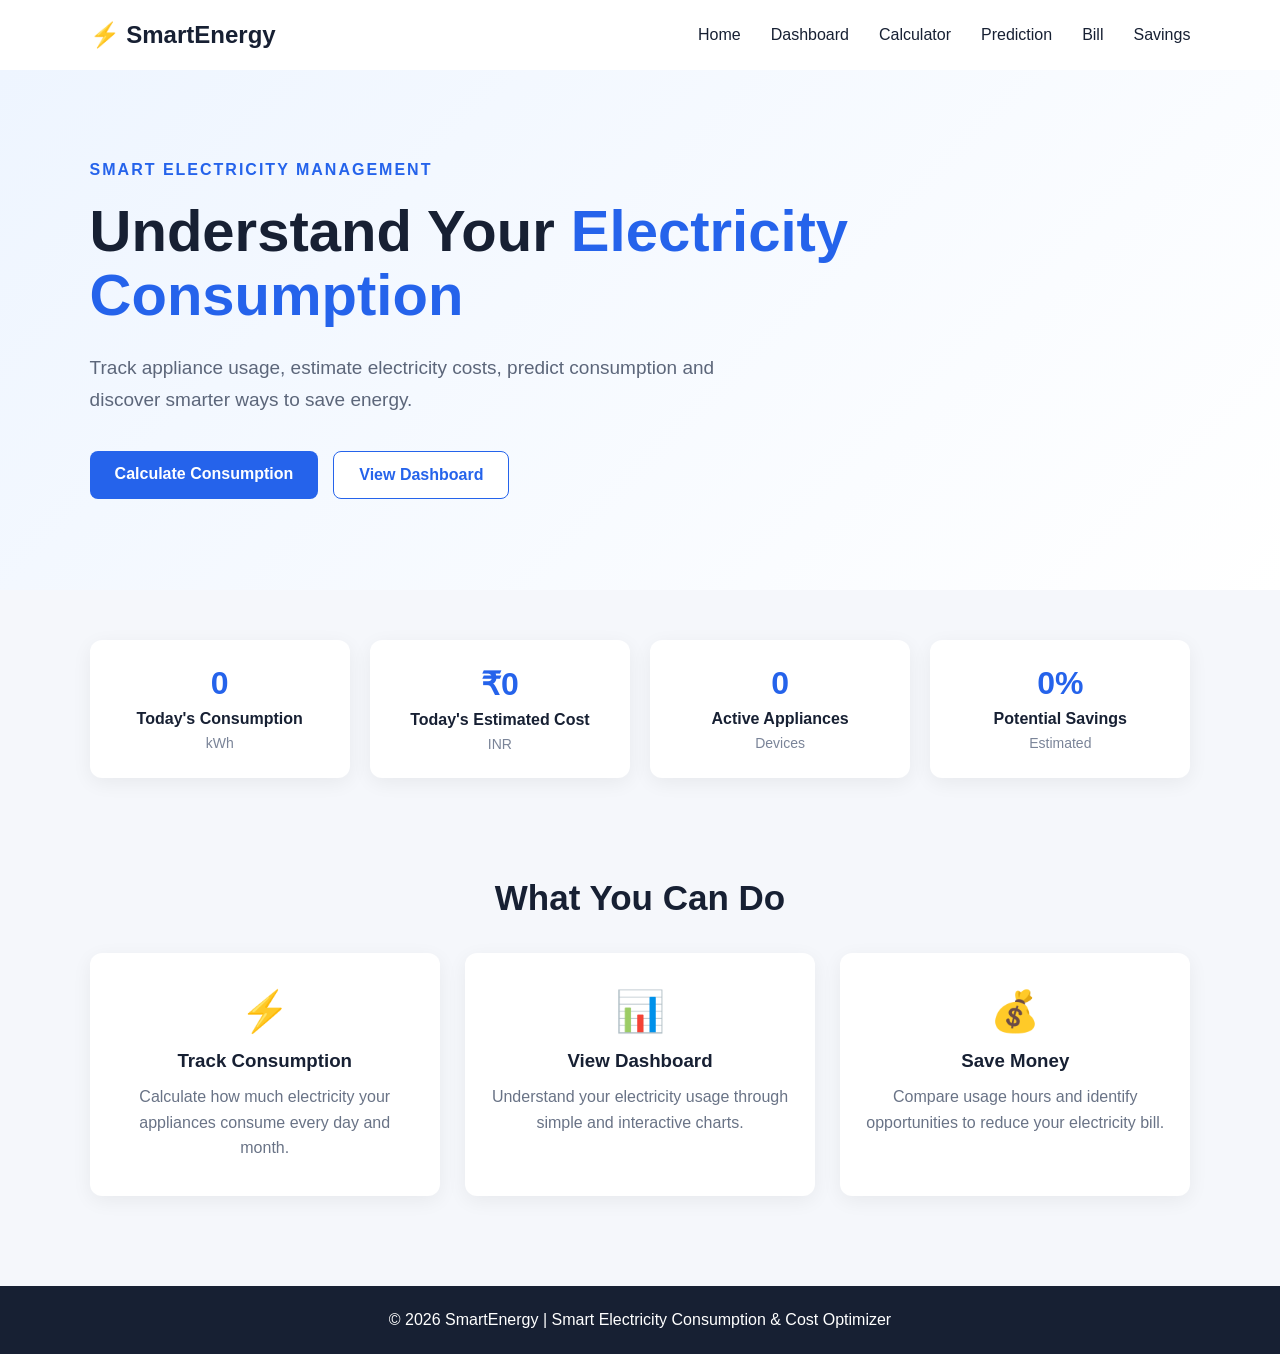
<file: frontend/index.html>
<!DOCTYPE html>
<html lang="en">

<head>
    <meta charset="UTF-8">
    <meta name="viewport" content="width=device-width, initial-scale=1.0">

    <title>Smart Electricity Consumption</title>

    <link rel="stylesheet" href="style.css">
</head>

<body>

    <!-- Navigation Bar -->
    <nav class="navbar">

        <div class="logo">
            ⚡ SmartEnergy
        </div>

        <div class="nav-links">
            <a href="index.html">Home</a>
            <a href="dashboard.html">Dashboard</a>
            <a href="calculator.html">Calculator</a>
            <a href="prediction.html">Prediction</a>
            <a href="bill.html">Bill</a>
            <a href="savings.html">Savings</a>
        </div>

    </nav>


    <!-- Hero Section -->
    <section class="hero">

        <div class="hero-content">

            <p class="small-title">
                SMART ELECTRICITY MANAGEMENT
            </p>

            <h1>
                Understand Your
                <span>Electricity Consumption</span>
            </h1>

            <p class="description">
                Track appliance usage, estimate electricity costs,
                predict consumption and discover smarter ways to save energy.
            </p>

            <div class="hero-buttons">

                <a href="calculator.html" class="primary-btn">
                    Calculate Consumption
                </a>

                <a href="dashboard.html" class="secondary-btn">
                    View Dashboard
                </a>

            </div>

        </div>

    </section>


    <!-- Statistics Section -->
    <section class="stats">

        <div class="stat-card">
            <h2>0</h2>
            <p>Today's Consumption</p>
            <span>kWh</span>
        </div>

        <div class="stat-card">
            <h2>₹0</h2>
            <p>Today's Estimated Cost</p>
            <span>INR</span>
        </div>

        <div class="stat-card">
            <h2>0</h2>
            <p>Active Appliances</p>
            <span>Devices</span>
        </div>

        <div class="stat-card">
            <h2>0%</h2>
            <p>Potential Savings</p>
            <span>Estimated</span>
        </div>

    </section>


    <!-- Features -->
    <section class="features">

        <h2>What You Can Do</h2>

        <div class="feature-container">

            <div class="feature-card">
                <div class="icon">⚡</div>
                <h3>Track Consumption</h3>
                <p>
                    Calculate how much electricity your appliances
                    consume every day and month.
                </p>
            </div>

            <div class="feature-card">
                <div class="icon">📊</div>
                <h3>View Dashboard</h3>
                <p>
                    Understand your electricity usage through
                    simple and interactive charts.
                </p>
            </div>

            <div class="feature-card">
                <div class="icon">💰</div>
                <h3>Save Money</h3>
                <p>
                    Compare usage hours and identify opportunities
                    to reduce your electricity bill.
                </p>
            </div>

        </div>

    </section>


    <!-- Footer -->
    <footer>

        <p>
            © 2026 SmartEnergy | Smart Electricity Consumption & Cost Optimizer
        </p>

    </footer>


</body>

</html>
</file>
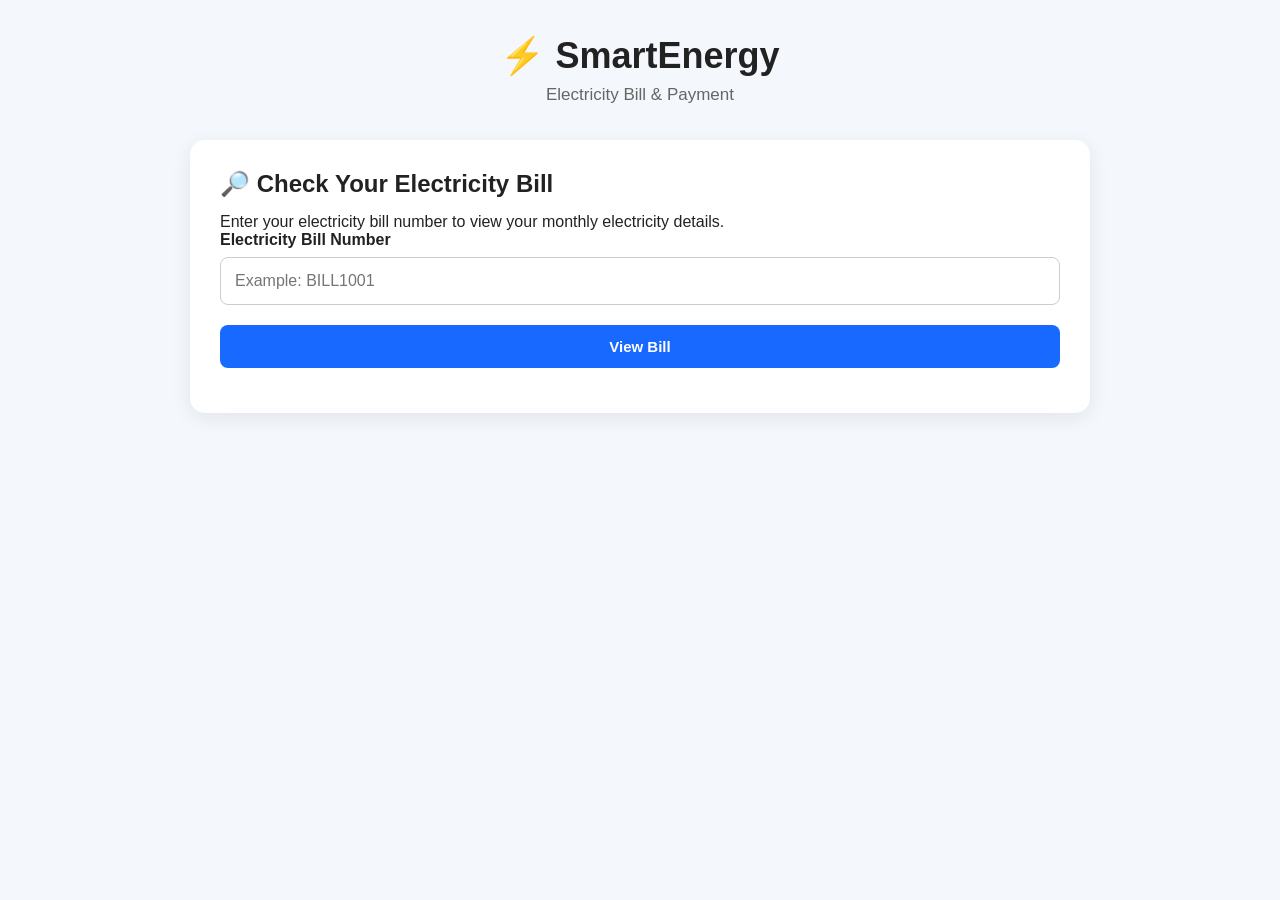
<file: frontend/bill.html>
<!DOCTYPE html>
<html lang="en">

<head>

    <meta charset="UTF-8">

    <meta name="viewport" content="width=device-width, initial-scale=1.0">

    <title>SmartEnergy - Electricity Bill</title>

    <link rel="stylesheet" href="bill.css">

</head>


<body>

<div class="container">


    <!-- HEADER -->

    <header>

        <h1>⚡ SmartEnergy</h1>

        <p>Electricity Bill & Payment</p>

    </header>



    <main>


        <!-- BILL SEARCH -->

        <section class="card">

            <h2>
                🔎 Check Your Electricity Bill
            </h2>

            <p>
                Enter your electricity bill number
                to view your monthly electricity details.
            </p>


            <div class="input-group">

                <label for="billNumber">
                    Electricity Bill Number
                </label>

                <input
                    type="text"
                    id="billNumber"
                    placeholder="Example: BILL1001"
                    autocomplete="off"
                >

            </div>


            <button
                id="fetchBillBtn"
                type="button"
            >
                View Bill
            </button>


            <p
                id="errorMessage"
                class="error"
            ></p>

        </section>



        <!-- BILL DETAILS -->

        <section
            class="card"
            id="billDetails"
            style="display: none;"
        >

            <h2>
                🧾 Electricity Bill Details
            </h2>


            <div class="details">


                <div>

                    <span>
                        Bill Number
                    </span>

                    <strong id="displayBillNumber">
                        -
                    </strong>

                </div>



                <div>

                    <span>
                        Billing Month
                    </span>

                    <strong id="billingMonth">
                        -
                    </strong>

                </div>



                <!-- START DATE -->

                <div>

                    <span>
                        Payment Starting Date
                    </span>

                    <strong id="paymentStartDate">
                        -
                    </strong>

                </div>



                <!-- END DATE -->

                <div>

                    <span>
                        Payment Ending Date
                    </span>

                    <strong id="paymentEndDate">
                        -
                    </strong>

                </div>



                <div>

                    <span>
                        Monthly Electricity Consumption
                    </span>

                    <strong id="monthlyConsumption">
                        -
                    </strong>

                </div>



                <div>

                    <span>
                        Average Daily Consumption
                    </span>

                    <strong id="dailyConsumption">
                        -
                    </strong>

                </div>



                <div>

                    <span>
                        Electricity Rate
                    </span>

                    <strong id="electricityRate">
                        -
                    </strong>

                </div>



                <div class="total">

                    <span>
                        Total Electricity Bill
                    </span>

                    <strong id="totalBill">
                        -
                    </strong>

                </div>


            </div>



            <!-- PAYMENT -->

            <div class="payment-section">

                <h2>
                    💳 Pay Electricity Bill
                </h2>

                <p>
                    Select your preferred payment method.
                </p>


                <div class="payment-methods">


                    <button
                        type="button"
                        class="payment-btn"
                        data-method="PhonePe / UPI"
                    >
                        📱 PhonePe / UPI
                    </button>


                    <button
                        type="button"
                        class="payment-btn"
                        data-method="Google Pay / UPI"
                    >
                        💳 Google Pay / UPI
                    </button>


                    <button
                        type="button"
                        class="payment-btn"
                        data-method="Debit Card"
                    >
                        💳 Debit Card
                    </button>


                    <button
                        type="button"
                        class="payment-btn"
                        data-method="Credit Card"
                    >
                        💳 Credit Card
                    </button>


                    <button
                        type="button"
                        class="payment-btn"
                        data-method="Net Banking"
                    >
                        🏦 Net Banking
                    </button>


                </div>


                <button
                    id="payBtn"
                    class="pay-btn"
                    type="button"
                    disabled
                >
                    Pay Bill
                </button>


                <p
                    id="paymentMessage"
                    class="payment-message"
                ></p>

            </div>


        </section>



        <!-- RECEIPT -->

        <section
            class="card"
            id="receipt"
            style="display: none;"
        >

            <h2>
                ✅ Payment Successful
            </h2>


            <p>
                Your electricity bill has been paid successfully.
            </p>


            <div id="receiptContent">

                <h3>
                    ⚡ SMARTENERGY
                </h3>

                <p>
                    Electricity Bill Payment Receipt
                </p>

                <hr>


                <p>
                    <strong>Bill Number:</strong>

                    <span id="receiptBillNumber">
                        -
                    </span>
                </p>


                <p>
                    <strong>Billing Month:</strong>

                    <span id="receiptBillingMonth">
                        -
                    </span>
                </p>


                <p>
                    <strong>Payment Starting Date:</strong>

                    <span id="receiptStartDate">
                        -
                    </span>
                </p>


                <p>
                    <strong>Payment Ending Date:</strong>

                    <span id="receiptEndDate">
                        -
                    </span>
                </p>


                <p>
                    <strong>Consumption:</strong>

                    <span id="receiptConsumption">
                        -
                    </span>
                </p>


                <p>
                    <strong>Electricity Rate:</strong>

                    <span id="receiptRate">
                        -
                    </span>
                </p>


                <p>
                    <strong>Amount Paid:</strong>

                    <span id="receiptAmount">
                        -
                    </span>
                </p>


                <p>
                    <strong>Payment Method:</strong>

                    <span id="receiptMethod">
                        -
                    </span>
                </p>


                <p>
                    <strong>Transaction ID:</strong>

                    <span id="transactionId">
                        -
                    </span>
                </p>


                <p>
                    <strong>Payment Status:</strong>

                    <span>
                        SUCCESS
                    </span>
                </p>


                <p>
                    <strong>Payment Date:</strong>

                    <span id="paymentDate">
                        -
                    </span>
                </p>


                <hr>


                <p>
                    Thank you for using SmartEnergy.
                </p>

            </div>


            <!-- RECEIPT BUTTONS -->

            <div class="receipt-buttons">

                <button
                    id="printBtn"
                    type="button"
                >
                    🖨 Print Receipt
                </button>


                <button
                    id="downloadBtn"
                    type="button"
                >
                    ⬇ Download Receipt
                </button>

            </div>


        </section>


    </main>

</div>


<script src="bill.js"></script>

</body>

</html>
</file>
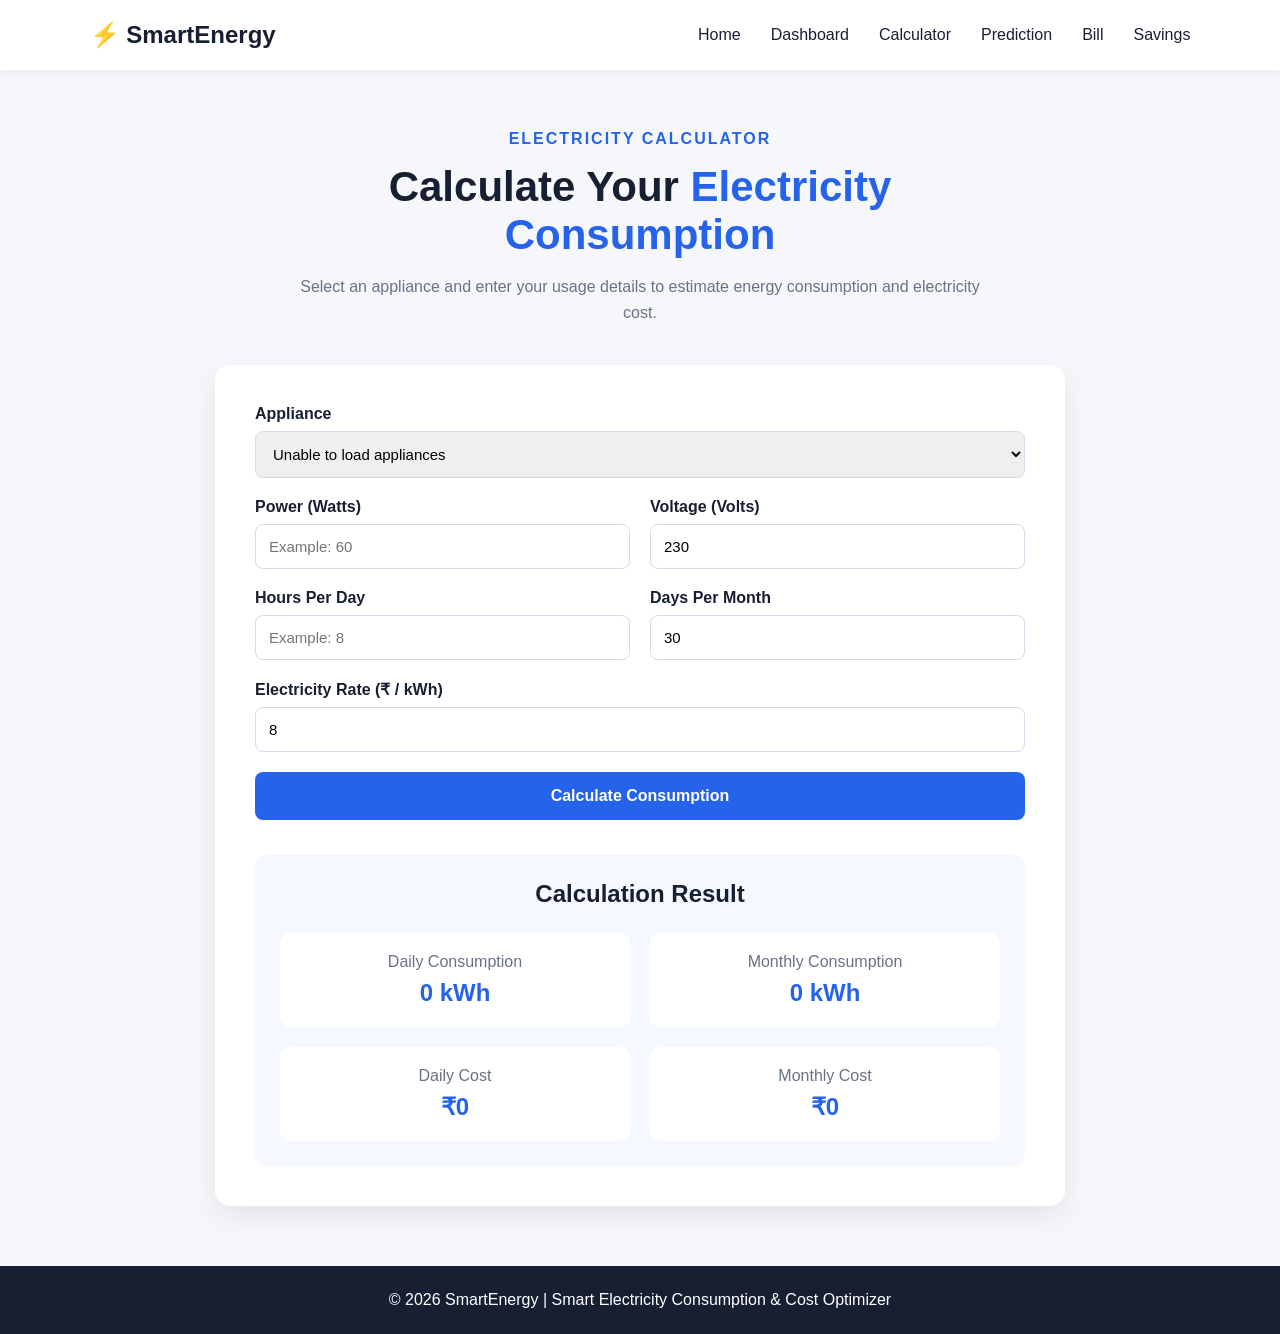
<file: frontend/calculator.html>
<!DOCTYPE html>
<html lang="en">

<head>

    <meta charset="UTF-8">
    <meta name="viewport" content="width=device-width, initial-scale=1.0">

    <title>Electricity Calculator | SmartEnergy</title>

    <style>

        * {
            margin: 0;
            padding: 0;
            box-sizing: border-box;
        }

        body {
            font-family: Arial, sans-serif;
            background: #f5f7fb;
            color: #172033;
        }

        .navbar {
            height: 70px;
            background: white;
            display: flex;
            align-items: center;
            justify-content: space-between;
            padding: 0 7%;
            box-shadow: 0 2px 10px rgba(0,0,0,0.05);
        }

        .logo {
            font-size: 24px;
            font-weight: bold;
        }

        .nav-links {
            display: flex;
            gap: 30px;
        }

        .nav-links a {
            text-decoration: none;
            color: #172033;
            font-weight: 500;
        }

        .nav-links a:hover {
            color: #2563eb;
        }

        .calculator-page {
            min-height: 750px;
            padding: 60px 7%;
        }

        .calculator-header {
            text-align: center;
            max-width: 700px;
            margin: 0 auto 40px;
        }

        .small-title {
            color: #2563eb;
            font-weight: bold;
            letter-spacing: 2px;
            margin-bottom: 15px;
        }

        .calculator-header h1 {
            font-size: 42px;
            margin-bottom: 15px;
        }

        .calculator-header h1 span {
            color: #2563eb;
        }

        .calculator-header p:last-child {
            color: #697386;
            line-height: 1.6;
        }

        .calculator-card {
            max-width: 850px;
            margin: auto;
            background: white;
            padding: 40px;
            border-radius: 15px;
            box-shadow: 0 10px 30px rgba(0,0,0,0.08);
        }

        .form-group {
            margin-bottom: 20px;
        }

        .form-group label {
            display: block;
            margin-bottom: 8px;
            font-weight: bold;
        }

        .form-group input,
        .form-group select {
            width: 100%;
            padding: 13px;
            border: 1px solid #d5dbea;
            border-radius: 8px;
            font-size: 15px;
        }

        .form-group input:focus,
        .form-group select:focus {
            border-color: #2563eb;
            outline: none;
        }

        .form-row {
            display: grid;
            grid-template-columns: 1fr 1fr;
            gap: 20px;
        }

        .calculate-btn {
            width: 100%;
            padding: 15px;
            border: none;
            border-radius: 8px;
            background: #2563eb;
            color: white;
            font-size: 16px;
            font-weight: bold;
            cursor: pointer;
        }

        .calculate-btn:hover {
            background: #1d4ed8;
        }

        .result-card {
            margin-top: 35px;
            padding: 25px;
            background: #f5f8ff;
            border-radius: 12px;
        }

        .result-card h2 {
            text-align: center;
            margin-bottom: 25px;
        }

        .result-grid {
            display: grid;
            grid-template-columns: repeat(2, 1fr);
            gap: 20px;
        }

        .result-grid div {
            background: white;
            padding: 20px;
            border-radius: 10px;
            text-align: center;
        }

        .result-grid span {
            display: block;
            color: #697386;
            margin-bottom: 8px;
        }

        .result-grid strong {
            font-size: 24px;
            color: #2563eb;
        }

        footer {
            padding: 25px;
            text-align: center;
            background: #172033;
            color: white;
        }

        @media (max-width: 600px) {

            .form-row,
            .result-grid {
                grid-template-columns: 1fr;
            }

            .calculator-card {
                padding: 25px;
            }

            .calculator-header h1 {
                font-size: 32px;
            }

            .navbar {
                padding: 0 20px;
            }

            .nav-links {
                gap: 12px;
            }
        }

    </style>

</head>


<body>

    <nav class="navbar">

        <div class="logo">
            ⚡ SmartEnergy
        </div>

        <div class="nav-links">

            <a href="index.html">Home</a>
            <a href="dashboard.html">Dashboard</a>
            <a href="calculator.html">Calculator</a>
            <a href="prediction.html">Prediction</a>
            <a href="bill.html">Bill</a>
            <a href="savings.html">Savings</a>

        </div>

    </nav>


    <main class="calculator-page">

        <div class="calculator-header">

            <p class="small-title">
                ELECTRICITY CALCULATOR
            </p>

            <h1>
                Calculate Your
                <span>Electricity Consumption</span>
            </h1>

            <p>
                Select an appliance and enter your usage details
                to estimate energy consumption and electricity cost.
            </p>

        </div>


        <div class="calculator-card">

            <form id="calculatorForm">

                <div class="form-group">

                    <label for="appliance">
                        Appliance
                    </label>

                    <select id="appliance" required>

                        <option value="">
                            Loading appliances...
                        </option>

                    </select>

                </div>


                <div class="form-row">

                    <div class="form-group">

                        <label for="power">
                            Power (Watts)
                        </label>

                        <input
                            type="number"
                            id="power"
                            placeholder="Example: 60"
                            required
                        >

                    </div>


                    <div class="form-group">

                        <label for="voltage">
                            Voltage (Volts)
                        </label>

                        <input
                            type="number"
                            id="voltage"
                            value="230"
                            readonly
                        >

                    </div>

                </div>


                <div class="form-row">

                    <div class="form-group">

                        <label for="hours">
                            Hours Per Day
                        </label>

                        <input
                            type="number"
                            id="hours"
                            placeholder="Example: 8"
                            min="0"
                            max="24"
                            step="0.5"
                            required
                        >

                    </div>


                    <div class="form-group">

                        <label for="days">
                            Days Per Month
                        </label>

                        <input
                            type="number"
                            id="days"
                            value="30"
                            min="1"
                            max="31"
                            required
                        >

                    </div>

                </div>


                <div class="form-group">

                    <label for="rate">
                        Electricity Rate (₹ / kWh)
                    </label>

                    <input
                        type="number"
                        id="rate"
                        value="8"
                        min="0"
                        step="0.1"
                        required
                    >

                </div>


                <button
                    type="submit"
                    class="calculate-btn"
                >
                    Calculate Consumption
                </button>

            </form>


            <div class="result-card">

                <h2>
                    Calculation Result
                </h2>

                <div class="result-grid">

                    <div>
                        <span>Daily Consumption</span>
                        <strong id="dailyConsumption">0 kWh</strong>
                    </div>

                    <div>
                        <span>Monthly Consumption</span>
                        <strong id="monthlyConsumption">0 kWh</strong>
                    </div>

                    <div>
                        <span>Daily Cost</span>
                        <strong id="dailyCost">₹0</strong>
                    </div>

                    <div>
                        <span>Monthly Cost</span>
                        <strong id="monthlyCost">₹0</strong>
                    </div>

                </div>

            </div>

        </div>

    </main>


    <footer>

        <p>
            © 2026 SmartEnergy | Smart Electricity Consumption & Cost Optimizer
        </p>

    </footer>


    <script src="calculator.js"></script>

</body>

</html>
</file>
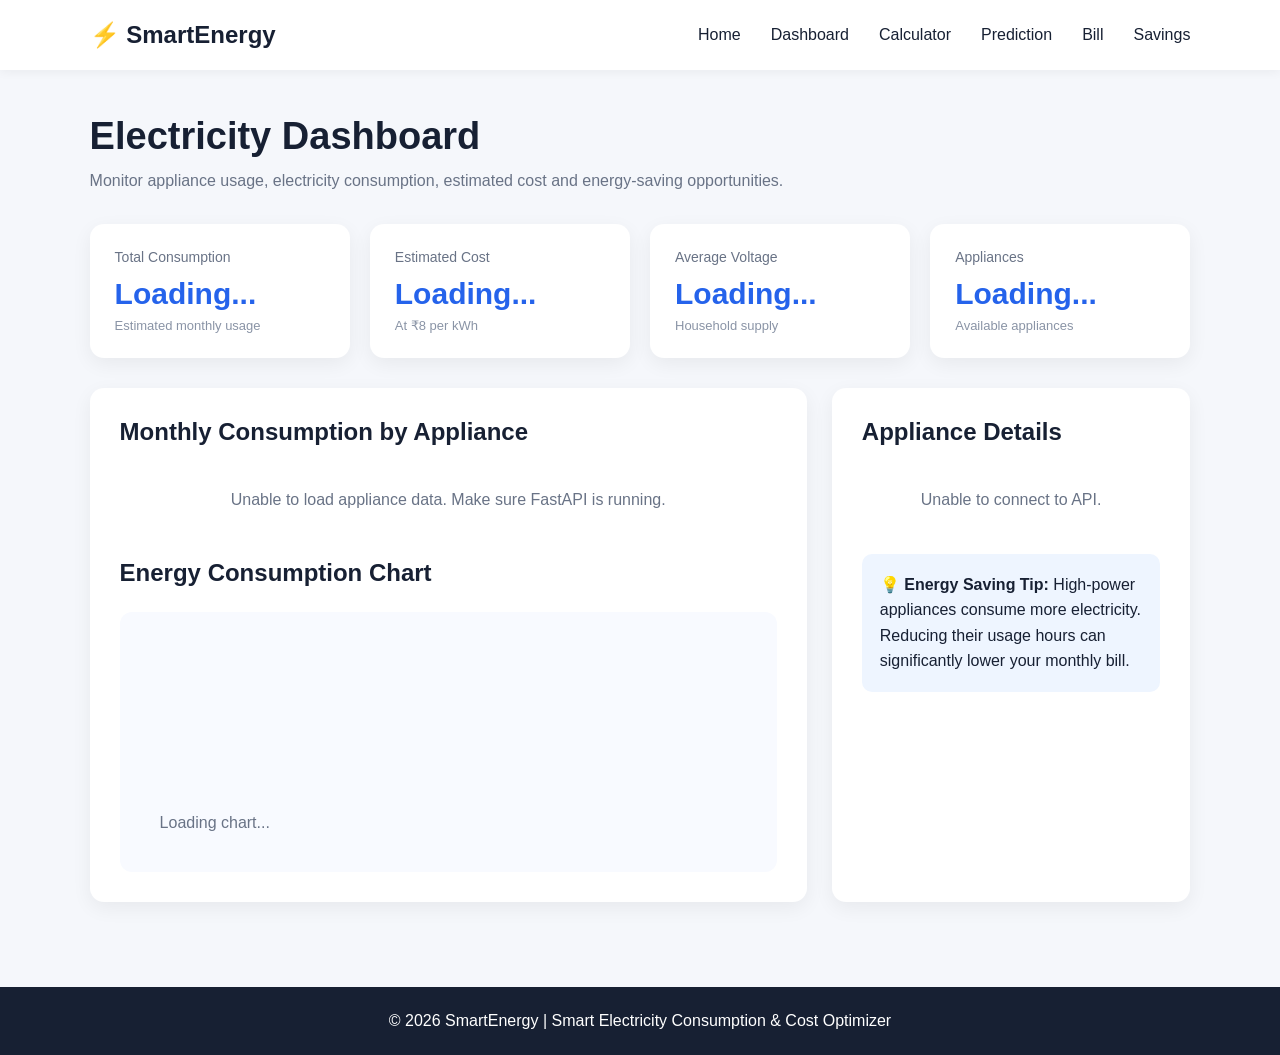
<file: frontend/dashboard.html>
<!DOCTYPE html>
<html lang="en">

<head>

    <meta charset="UTF-8">

    <meta name="viewport" content="width=device-width, initial-scale=1.0">

    <title>Dashboard | SmartEnergy</title>

    <style>

        * {
            margin: 0;
            padding: 0;
            box-sizing: border-box;
        }

        body {
            font-family: Arial, sans-serif;
            background: #f5f7fb;
            color: #172033;
        }

        /* NAVBAR */

        .navbar {
            height: 70px;
            background: white;

            display: flex;
            align-items: center;
            justify-content: space-between;

            padding: 0 7%;

            box-shadow: 0 2px 10px rgba(0,0,0,0.05);
        }

        .logo {
            font-size: 24px;
            font-weight: bold;
        }

        .nav-links {
            display: flex;
            gap: 30px;
        }

        .nav-links a {
            text-decoration: none;
            color: #172033;
            font-weight: 500;
        }

        .nav-links a:hover {
            color: #2563eb;
        }


        /* DASHBOARD */

        .dashboard {
            padding: 45px 7%;
        }

        .dashboard-header {
            margin-bottom: 30px;
        }

        .dashboard-header h1 {
            font-size: 38px;
            margin-bottom: 10px;
        }

        .dashboard-header p {
            color: #697386;
            line-height: 1.6;
        }


        /* SUMMARY CARDS */

        .cards {
            display: grid;
            grid-template-columns: repeat(4, 1fr);
            gap: 20px;
            margin-bottom: 30px;
        }

        .card {
            background: white;
            padding: 25px;
            border-radius: 14px;
            box-shadow: 0 6px 20px rgba(0,0,0,0.06);
        }

        .card-title {
            color: #697386;
            font-size: 14px;
            margin-bottom: 12px;
        }

        .card-value {
            font-size: 30px;
            font-weight: bold;
            color: #2563eb;
        }

        .card-small {
            margin-top: 7px;
            color: #8a94a6;
            font-size: 13px;
        }


        /* MAIN GRID */

        .main-grid {
            display: grid;
            grid-template-columns: 2fr 1fr;
            gap: 25px;
        }


        /* PANELS */

        .panel {
            background: white;
            padding: 30px;
            border-radius: 14px;
            box-shadow: 0 6px 20px rgba(0,0,0,0.06);
        }

        .panel h2 {
            margin-bottom: 25px;
        }


        /* CONSUMPTION BARS */

        .usage-bar {
            margin-bottom: 22px;
        }

        .usage-info {
            display: flex;
            justify-content: space-between;
            margin-bottom: 8px;
        }

        .usage-info span:first-child {
            font-weight: 500;
        }

        .bar-background {
            width: 100%;
            height: 12px;
            background: #e8edf5;
            border-radius: 20px;
            overflow: hidden;
        }

        .bar {
            height: 100%;
            background: #2563eb;
            border-radius: 20px;
        }


        /* APPLIANCE LIST */

        .appliance-list {
            display: flex;
            flex-direction: column;
            gap: 15px;
        }

        .appliance-item {
            display: flex;
            justify-content: space-between;
            align-items: center;

            padding: 15px;

            background: #f7f9fc;

            border-radius: 10px;
        }

        .appliance-name {
            font-weight: bold;
        }

        .appliance-details {
            color: #697386;
            font-size: 13px;
            margin-top: 5px;
        }

        .voltage {
            font-weight: bold;
            color: #2563eb;
        }


        /* TIP */

        .tip {
            margin-top: 25px;
            padding: 18px;
            background: #eef5ff;
            border-radius: 10px;
            line-height: 1.6;
        }


        /* CHART */

        .chart-container {
            margin-top: 30px;
        }

        .chart-title {
            margin-bottom: 20px;
        }

        .chart {
            display: flex;
            align-items: flex-end;
            gap: 18px;

            height: 260px;

            padding: 20px;

            background: #f8faff;

            border-radius: 12px;

            overflow-x: auto;
        }

        .chart-column {
            min-width: 60px;

            height: 100%;

            display: flex;
            flex-direction: column;

            justify-content: flex-end;
            align-items: center;

            gap: 8px;
        }

        .chart-value {
            font-size: 11px;
            color: #697386;
        }

        .chart-bar {
            width: 35px;

            min-height: 5px;

            background: #2563eb;

            border-radius: 6px 6px 0 0;

            transition: height 0.5s ease;
        }

        .chart-label {
            font-size: 11px;

            color: #172033;

            text-align: center;

            max-width: 70px;
        }


        /* LOADING */

        .loading {
            color: #697386;
            text-align: center;
            padding: 20px;
        }


        /* FOOTER */

        footer {
            margin-top: 40px;
            padding: 25px;

            text-align: center;

            background: #172033;
            color: white;
        }


        /* RESPONSIVE */

        @media (max-width: 1000px) {

            .cards {
                grid-template-columns: repeat(2, 1fr);
            }

            .main-grid {
                grid-template-columns: 1fr;
            }

        }


        @media (max-width: 600px) {

            .cards {
                grid-template-columns: 1fr;
            }

            .navbar {
                height: auto;

                padding: 20px;

                flex-direction: column;

                gap: 15px;
            }

            .nav-links {
                gap: 15px;
                flex-wrap: wrap;
                justify-content: center;
            }

            .dashboard-header h1 {
                font-size: 30px;
            }

        }

    </style>

</head>


<body>


    <!-- NAVIGATION -->

    <nav class="navbar">

        <div class="logo">
            ⚡ SmartEnergy
        </div>


        <div class="nav-links">

            <a href="index.html">
                Home
            </a>

            <a href="dashboard.html">
                Dashboard
            </a>

            <a href="calculator.html">
                Calculator
            </a>
            <a href="prediction.html">
                Prediction
            </a>
            <a href="bill.html">
                Bill
            </a>
            <a href="savings.html">
                Savings
            </a>

        </div>

    </nav>



    <!-- DASHBOARD -->

    <main class="dashboard">


        <div class="dashboard-header">

            <h1>
                Electricity Dashboard
            </h1>

            <p>
                Monitor appliance usage, electricity consumption,
                estimated cost and energy-saving opportunities.
            </p>

        </div>



        <!-- SUMMARY CARDS -->

        <section class="cards">


            <div class="card">

                <div class="card-title">
                    Total Consumption
                </div>

                <div
                    class="card-value"
                    id="totalConsumption"
                >
                    Loading...
                </div>

                <div class="card-small">
                    Estimated monthly usage
                </div>

            </div>



            <div class="card">

                <div class="card-title">
                    Estimated Cost
                </div>

                <div
                    class="card-value"
                    id="estimatedCost"
                >
                    Loading...
                </div>

                <div class="card-small">
                    At ₹8 per kWh
                </div>

            </div>



            <div class="card">

                <div class="card-title">
                    Average Voltage
                </div>

                <div
                    class="card-value"
                    id="averageVoltage"
                >
                    Loading...
                </div>

                <div class="card-small">
                    Household supply
                </div>

            </div>



            <div class="card">

                <div class="card-title">
                    Appliances
                </div>

                <div
                    class="card-value"
                    id="activeAppliances"
                >
                    Loading...
                </div>

                <div class="card-small">
                    Available appliances
                </div>

            </div>

        </section>



        <!-- MAIN CONTENT -->

        <section class="main-grid">


            <!-- CONSUMPTION -->

            <div class="panel">

                <h2>
                    Monthly Consumption by Appliance
                </h2>


                <div
                    id="usageContainer"
                >

                    <div class="loading">
                        Loading consumption data...
                    </div>

                </div>



                <!-- CHART -->

                <div class="chart-container">

                    <h2 class="chart-title">
                        Energy Consumption Chart
                    </h2>


                    <div
                        class="chart"
                        id="consumptionChart"
                    >

                        <div class="loading">
                            Loading chart...
                        </div>

                    </div>

                </div>

            </div>



            <!-- APPLIANCE DETAILS -->

            <div class="panel">

                <h2>
                    Appliance Details
                </h2>


                <div
                    class="appliance-list"
                    id="applianceList"
                >

                    <div class="loading">
                        Loading appliances...
                    </div>

                </div>


                <div class="tip">

                    💡

                    <strong>
                        Energy Saving Tip:
                    </strong>

                    High-power appliances consume more
                    electricity. Reducing their usage hours
                    can significantly lower your monthly bill.

                </div>

            </div>


        </section>


    </main>



    <!-- FOOTER -->

    <footer>

        <p>
            © 2026 SmartEnergy |
            Smart Electricity Consumption & Cost Optimizer
        </p>

    </footer>



    <!-- JAVASCRIPT -->

    <script>

        const API_URL =
            "https://smart-electricity-consumption-2.onrender.com";


        /*
        Default daily usage hours.

        These are demonstration values used
        until the user enters their actual
        appliance usage.
        */

        const usageHours = {

            "air_conditioner": 6,

            "fan": 8,

            "refrigerator": 24,

            "led_light": 6,

            "television": 5,

            "computer": 6,

            "iron": 1,

            "washing_machine": 1

        };


        const ELECTRICITY_RATE = 8;

        const DAYS_PER_MONTH = 30;



        // ==========================================
        // LOAD DASHBOARD
        // ==========================================

        async function loadDashboard() {

            try {


                const response =
                    await fetch(
                        `${API_URL}/appliances`
                    );


                if (!response.ok) {

                    throw new Error(
                        "Failed to load appliances"
                    );

                }


                const appliances =
                    await response.json();


                console.log(
                    "Dashboard API data:",
                    appliances
                );


                calculateDashboard(
                    appliances
                );


            }

            catch (error) {

                console.error(
                    "Dashboard Error:",
                    error
                );


                document.getElementById(
                    "usageContainer"
                ).innerHTML = `

                    <div class="loading">

                        Unable to load appliance data.

                        Make sure FastAPI is running.

                    </div>

                `;


                document.getElementById(
                    "applianceList"
                ).innerHTML = `

                    <div class="loading">

                        Unable to connect to API.

                    </div>

                `;

            }

        }



        // ==========================================
        // CALCULATE DASHBOARD DATA
        // ==========================================

        function calculateDashboard(
            appliances
        ) {


            let totalMonthlyConsumption = 0;

            let totalVoltage = 0;

            let applianceCount = 0;


            const consumptionData = [];



            // ======================================
            // LOOP THROUGH APPLIANCES
            // ======================================

            for (
                const key in appliances
            ) {


                const appliance =
                    appliances[key];


                const powerWatts =
                    Number(
                        appliance.power_watts
                    );


                const voltage =
                    Number(
                        appliance.voltage
                    );


                const hours =
                    usageHours[key] || 4;


                // Monthly consumption

                const monthlyKwh =
                    (
                        powerWatts *
                        hours *
                        DAYS_PER_MONTH
                    ) / 1000;


                totalMonthlyConsumption +=
                    monthlyKwh;


                totalVoltage +=
                    voltage;


                applianceCount++;


                consumptionData.push({

                    name:
                        appliance.name,

                    power:
                        powerWatts,

                    voltage:
                        voltage,

                    hours:
                        hours,

                    monthlyKwh:
                        monthlyKwh

                });

            }



            // ======================================
            // AVERAGE VOLTAGE
            // ======================================

            const averageVoltage =
                applianceCount > 0
                    ? totalVoltage / applianceCount
                    : 0;



            // ======================================
            // TOTAL COST
            // ======================================

            const estimatedCost =
                totalMonthlyConsumption *
                ELECTRICITY_RATE;



            // ======================================
            // UPDATE SUMMARY CARDS
            // ======================================

            document.getElementById(
                "totalConsumption"
            ).textContent =
                `${totalMonthlyConsumption.toFixed(2)} kWh`;


            document.getElementById(
                "estimatedCost"
            ).textContent =
                `₹${estimatedCost.toFixed(2)}`;


            document.getElementById(
                "averageVoltage"
            ).textContent =
                `${averageVoltage.toFixed(0)} V`;


            document.getElementById(
                "activeAppliances"
            ).textContent =
                applianceCount;



            // ======================================
            // DISPLAY CONSUMPTION
            // ======================================

            displayConsumption(
                consumptionData
            );



            // ======================================
            // DISPLAY APPLIANCES
            // ======================================

            displayAppliances(
                consumptionData
            );



            // ======================================
            // DISPLAY CHART
            // ======================================

            displayChart(
                consumptionData
            );

        }



        // ==========================================
        // DISPLAY CONSUMPTION BARS
        // ==========================================

        function displayConsumption(
            data
        ) {


            const container =
                document.getElementById(
                    "usageContainer"
                );


            container.innerHTML = "";


            const maxConsumption =
                Math.max(
                    ...data.map(
                        item =>
                            item.monthlyKwh
                    )
                );


            data.sort(
                (a, b) =>
                    b.monthlyKwh -
                    a.monthlyKwh
            );


            data.forEach(
                item => {


                    const percentage =
                        maxConsumption > 0
                            ? (
                                item.monthlyKwh /
                                maxConsumption
                            ) * 100
                            : 0;


                    const div =
                        document.createElement(
                            "div"
                        );


                    div.className =
                        "usage-bar";


                    div.innerHTML = `

                        <div class="usage-info">

                            <span>
                                ${item.name}
                            </span>

                            <span>
                                ${item.monthlyKwh.toFixed(2)} kWh
                            </span>

                        </div>


                        <div class="bar-background">

                            <div
                                class="bar"
                                style="width:${percentage}%"
                            ></div>

                        </div>

                    `;


                    container.appendChild(
                        div
                    );

                }
            );

        }



        // ==========================================
        // DISPLAY APPLIANCES
        // ==========================================

        function displayAppliances(
            data
        ) {


            const container =
                document.getElementById(
                    "applianceList"
                );


            container.innerHTML = "";


            data.forEach(
                item => {


                    const div =
                        document.createElement(
                            "div"
                        );


                    div.className =
                        "appliance-item";


                    div.innerHTML = `

                        <div>

                            <div class="appliance-name">

                                ⚡ ${item.name}

                            </div>


                            <div class="appliance-details">

                                ${item.power} W
                                •
                                ${item.hours} hours/day

                            </div>

                        </div>


                        <div class="voltage">

                            ${item.voltage} V

                        </div>

                    `;


                    container.appendChild(
                        div
                    );

                }
            );

        }



        // ==========================================
        // DISPLAY CHART
        // ==========================================

        function displayChart(
            data
        ) {


            const chart =
                document.getElementById(
                    "consumptionChart"
                );


            chart.innerHTML = "";


            const maxValue =
                Math.max(
                    ...data.map(
                        item =>
                            item.monthlyKwh
                    )
                );


            data.forEach(
                item => {


                    const column =
                        document.createElement(
                            "div"
                        );


                    column.className =
                        "chart-column";


                    const percentage =
                        maxValue > 0
                            ? (
                                item.monthlyKwh /
                                maxValue
                            ) * 100
                            : 0;


                    column.innerHTML = `

                        <div class="chart-value">

                            ${item.monthlyKwh.toFixed(1)}

                        </div>


                        <div
                            class="chart-bar"
                            style="height:${Math.max(
                                percentage,
                                3
                            )}%"
                        ></div>


                        <div class="chart-label">

                            ${item.name}

                        </div>

                    `;


                    chart.appendChild(
                        column
                    );

                }
            );

        }



        // ==========================================
        // START DASHBOARD
        // ==========================================

        loadDashboard();

    </script>


</body>

</html>
</file>
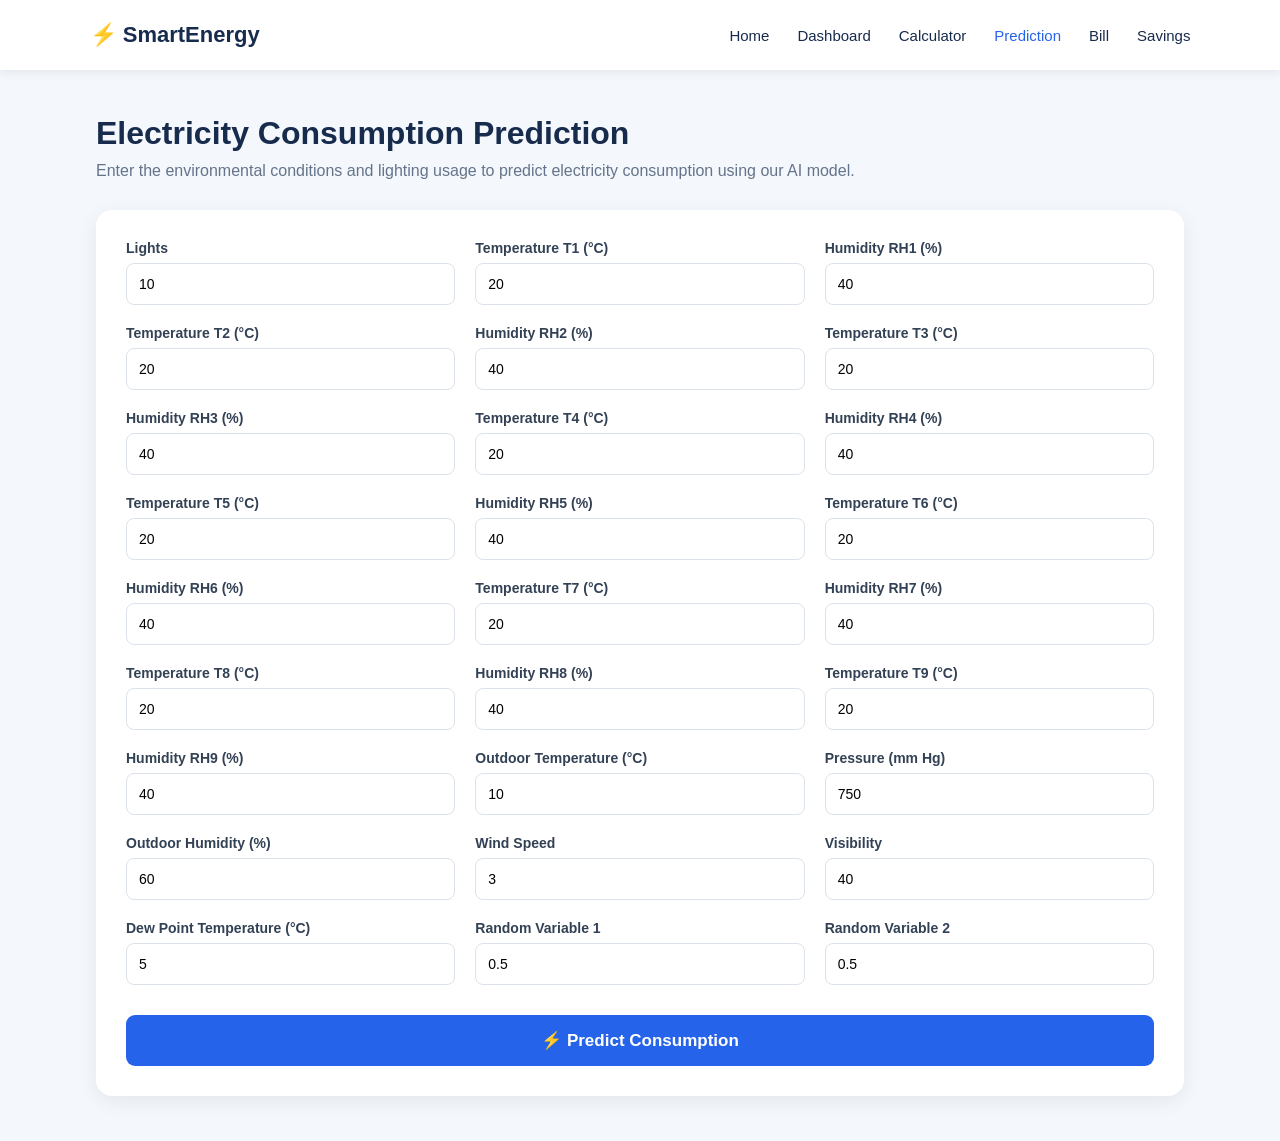
<file: frontend/prediction.html>
<!DOCTYPE html>
<html lang="en">

<head>
    <meta charset="UTF-8">
    <meta name="viewport" content="width=device-width, initial-scale=1.0">

    <title>Prediction | SmartEnergy</title>

    <link rel="stylesheet" href="prediction.css">
</head>

<body>

    <!-- ================= NAVBAR ================= -->

    <nav class="navbar">

        <div class="logo">
            ⚡ SmartEnergy
        </div>

        <div class="nav-links">
            <a href="index.html">Home</a>
            <a href="dashboard.html">Dashboard</a>
            <a href="calculator.html">Calculator</a>
            <a href="prediction.html" class="active">Prediction</a>
            <a href="bill.html">Bill</a>
            <a href="savings.html">Savings</a>
        </div>

    </nav>


    <!-- ================= MAIN ================= -->

    <main class="container">

        <div class="page-header">

            <h1>Electricity Consumption Prediction</h1>

            <p>
                Enter the environmental conditions and lighting usage
                to predict electricity consumption using our AI model.
            </p>

        </div>


        <!-- ================= FORM ================= -->

        <form id="predictionForm">

            <div class="form-grid">


                <!-- LIGHTS -->

                <div class="input-group">
                    <label for="lights">Lights</label>
                    <input
                        type="number"
                        id="lights"
                        step="any"
                        value="10"
                        required
                    >
                </div>


                <!-- TEMPERATURE / HUMIDITY -->

                <div class="input-group">
                    <label for="T1">Temperature T1 (°C)</label>
                    <input type="number" id="T1" step="any" value="20" required>
                </div>

                <div class="input-group">
                    <label for="RH_1">Humidity RH1 (%)</label>
                    <input type="number" id="RH_1" step="any" value="40" required>
                </div>

                <div class="input-group">
                    <label for="T2">Temperature T2 (°C)</label>
                    <input type="number" id="T2" step="any" value="20" required>
                </div>

                <div class="input-group">
                    <label for="RH_2">Humidity RH2 (%)</label>
                    <input type="number" id="RH_2" step="any" value="40" required>
                </div>

                <div class="input-group">
                    <label for="T3">Temperature T3 (°C)</label>
                    <input type="number" id="T3" step="any" value="20" required>
                </div>

                <div class="input-group">
                    <label for="RH_3">Humidity RH3 (%)</label>
                    <input type="number" id="RH_3" step="any" value="40" required>
                </div>

                <div class="input-group">
                    <label for="T4">Temperature T4 (°C)</label>
                    <input type="number" id="T4" step="any" value="20" required>
                </div>

                <div class="input-group">
                    <label for="RH_4">Humidity RH4 (%)</label>
                    <input type="number" id="RH_4" step="any" value="40" required>
                </div>

                <div class="input-group">
                    <label for="T5">Temperature T5 (°C)</label>
                    <input type="number" id="T5" step="any" value="20" required>
                </div>

                <div class="input-group">
                    <label for="RH_5">Humidity RH5 (%)</label>
                    <input type="number" id="RH_5" step="any" value="40" required>
                </div>

                <div class="input-group">
                    <label for="T6">Temperature T6 (°C)</label>
                    <input type="number" id="T6" step="any" value="20" required>
                </div>

                <div class="input-group">
                    <label for="RH_6">Humidity RH6 (%)</label>
                    <input type="number" id="RH_6" step="any" value="40" required>
                </div>

                <div class="input-group">
                    <label for="T7">Temperature T7 (°C)</label>
                    <input type="number" id="T7" step="any" value="20" required>
                </div>

                <div class="input-group">
                    <label for="RH_7">Humidity RH7 (%)</label>
                    <input type="number" id="RH_7" step="any" value="40" required>
                </div>

                <div class="input-group">
                    <label for="T8">Temperature T8 (°C)</label>
                    <input type="number" id="T8" step="any" value="20" required>
                </div>

                <div class="input-group">
                    <label for="RH_8">Humidity RH8 (%)</label>
                    <input type="number" id="RH_8" step="any" value="40" required>
                </div>

                <div class="input-group">
                    <label for="T9">Temperature T9 (°C)</label>
                    <input type="number" id="T9" step="any" value="20" required>
                </div>

                <div class="input-group">
                    <label for="RH_9">Humidity RH9 (%)</label>
                    <input type="number" id="RH_9" step="any" value="40" required>
                </div>


                <!-- OUTDOOR CONDITIONS -->

                <div class="input-group">
                    <label for="T_out">Outdoor Temperature (°C)</label>
                    <input type="number" id="T_out" step="any" value="10" required>
                </div>

                <div class="input-group">
                    <label for="Press_mm_hg">Pressure (mm Hg)</label>
                    <input type="number" id="Press_mm_hg" step="any" value="750" required>
                </div>

                <div class="input-group">
                    <label for="RH_out">Outdoor Humidity (%)</label>
                    <input type="number" id="RH_out" step="any" value="60" required>
                </div>

                <div class="input-group">
                    <label for="Windspeed">Wind Speed</label>
                    <input type="number" id="Windspeed" step="any" value="3" required>
                </div>

                <div class="input-group">
                    <label for="Visibility">Visibility</label>
                    <input type="number" id="Visibility" step="any" value="40" required>
                </div>

                <div class="input-group">
                    <label for="Tdewpoint">Dew Point Temperature (°C)</label>
                    <input type="number" id="Tdewpoint" step="any" value="5" required>
                </div>

                <div class="input-group">
                    <label for="rv1">Random Variable 1</label>
                    <input type="number" id="rv1" step="any" value="0.5" required>
                </div>

                <div class="input-group">
                    <label for="rv2">Random Variable 2</label>
                    <input type="number" id="rv2" step="any" value="0.5" required>
                </div>

            </div>


            <!-- BUTTON -->

            <button type="submit" class="predict-btn">
                ⚡ Predict Consumption
            </button>

        </form>


        <!-- ================= RESULT ================= -->

        <div id="resultCard" class="result-card hidden">

            <div class="result-icon">
                ⚡
            </div>

            <h2>Prediction Result</h2>

            <p class="result-label">
                Predicted Electricity Consumption
            </p>

            <div id="predictionValue" class="prediction-value">
                0 Wh
            </div>

            <p class="result-description">
                This value is predicted by the Extra Trees Machine Learning model.
            </p>

        </div>


        <!-- ================= ERROR ================= -->

        <div id="errorMessage" class="error-message hidden">
        </div>

    </main>


    <script src="prediction.js"></script>

</body>

</html>
</file>
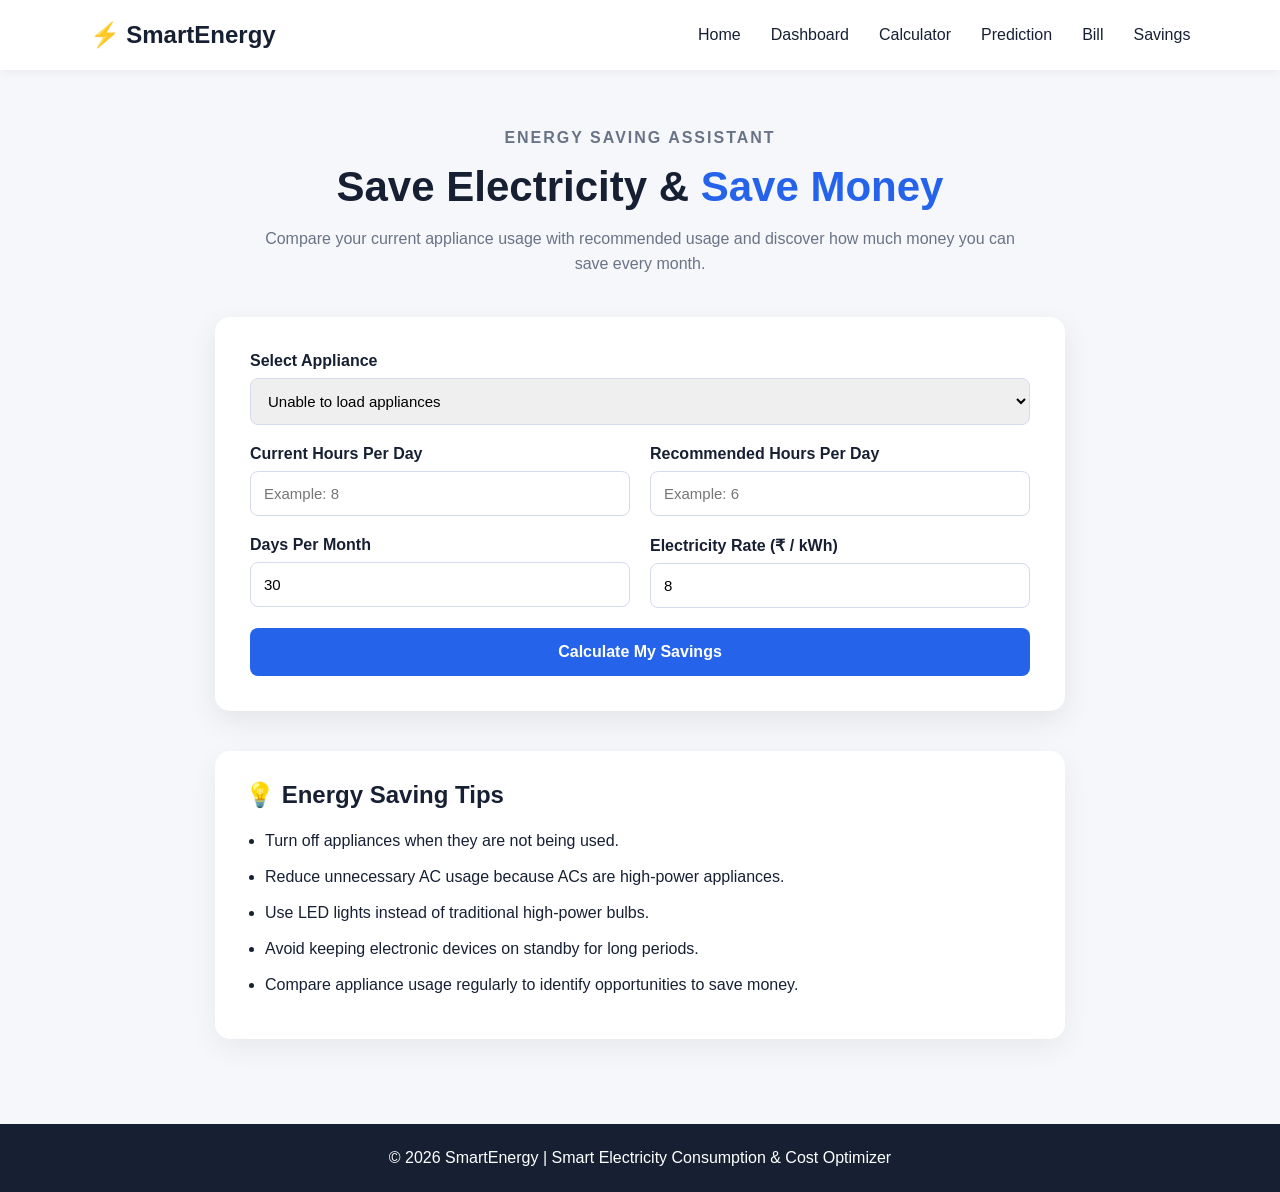
<file: frontend/savings.html>
<!DOCTYPE html>
<html lang="en">

<head>

    <meta charset="UTF-8">

    <meta name="viewport" content="width=device-width, initial-scale=1.0">

    <title>Energy Savings | SmartEnergy</title>

    <style>

        * {
            margin: 0;
            padding: 0;
            box-sizing: border-box;
        }

        body {
            font-family: Arial, sans-serif;
            background: #f5f7fb;
            color: #172033;
        }

        /* NAVBAR */

        .navbar {
            height: 70px;
            background: white;

            display: flex;
            align-items: center;
            justify-content: space-between;

            padding: 0 7%;

            box-shadow: 0 2px 10px rgba(0,0,0,0.05);
        }

        .logo {
            font-size: 24px;
            font-weight: bold;
        }

        .nav-links {
            display: flex;
            gap: 30px;
        }

        .nav-links a {
            text-decoration: none;
            color: #172033;
            font-weight: 500;
        }

        .nav-links a:hover {
            color: #2563eb;
        }


        /* PAGE */

        .savings-page {
            padding: 55px 7%;
            min-height: 750px;
        }

        .header {
            text-align: center;
            max-width: 750px;
            margin: auto;
        }

        .small-title {
            color: #2563eb;
            font-weight: bold;
            letter-spacing: 2px;
            margin-bottom: 12px;
        }

        .header h1 {
            font-size: 42px;
            margin-bottom: 15px;
        }

        .header h1 span {
            color: #2563eb;
        }

        .header p {
            color: #697386;
            line-height: 1.6;
        }


        /* CARD */

        .savings-card {
            max-width: 850px;
            margin: 40px auto;

            background: white;

            padding: 35px;

            border-radius: 15px;

            box-shadow: 0 10px 30px rgba(0,0,0,0.08);
        }


        /* FORM */

        .form-group {
            margin-bottom: 20px;
        }

        .form-group label {
            display: block;
            font-weight: bold;
            margin-bottom: 8px;
        }

        .form-group input,
        .form-group select {
            width: 100%;

            padding: 13px;

            border: 1px solid #d5dbea;

            border-radius: 8px;

            font-size: 15px;
        }

        .form-group input:focus,
        .form-group select:focus {
            outline: none;

            border-color: #2563eb;
        }

        .form-row {
            display: grid;

            grid-template-columns: 1fr 1fr;

            gap: 20px;
        }


        /* BUTTON */

        .calculate-btn {
            width: 100%;

            padding: 15px;

            border: none;

            border-radius: 8px;

            background: #2563eb;

            color: white;

            font-size: 16px;

            font-weight: bold;

            cursor: pointer;
        }

        .calculate-btn:hover {
            background: #1d4ed8;
        }


        /* RESULT */

        .result {
            display: none;

            margin-top: 35px;
        }

        .result h2 {
            text-align: center;

            margin-bottom: 25px;
        }

        .result-grid {
            display: grid;

            grid-template-columns: repeat(2, 1fr);

            gap: 20px;
        }

        .result-box {
            background: #f7f9fc;

            padding: 22px;

            border-radius: 10px;

            text-align: center;
        }

        .result-box span {
            display: block;

            color: #697386;

            margin-bottom: 8px;
        }

        .result-box strong {
            font-size: 24px;

            color: #2563eb;
        }


        /* SAVINGS HIGHLIGHT */

        .saving-highlight {

            margin-top: 25px;

            padding: 25px;

            background: #eef5ff;

            border-radius: 12px;

            text-align: center;
        }

        .saving-highlight h3 {
            margin-bottom: 10px;
        }

        .saving-amount {
            font-size: 34px;

            font-weight: bold;

            color: #16a34a;
        }


        /* TIPS */

        .tips {

            max-width: 850px;

            margin: 30px auto;

            background: white;

            padding: 30px;

            border-radius: 15px;

            box-shadow: 0 10px 30px rgba(0,0,0,0.06);
        }

        .tips h2 {
            margin-bottom: 20px;
        }

        .tips ul {
            padding-left: 20px;
        }

        .tips li {
            margin-bottom: 12px;

            line-height: 1.5;
        }


        /* FOOTER */

        footer {
            padding: 25px;

            text-align: center;

            background: #172033;

            color: white;
        }


        /* MOBILE */

        @media (max-width: 600px) {

            .navbar {
                padding: 0 20px;
            }

            .nav-links {
                gap: 12px;
            }

            .form-row,
            .result-grid {
                grid-template-columns: 1fr;
            }

            .savings-card {
                padding: 25px;
            }

            .header h1 {
                font-size: 32px;
            }

        }

    </style>

</head>


<body>


    <!-- NAVBAR -->

    <nav class="navbar">

        <div class="logo">
            ⚡ SmartEnergy
        </div>

        <div class="nav-links">

            <a href="index.html">
                Home
            </a>

            <a href="dashboard.html">
                Dashboard
            </a>

            <a href="calculator.html">
                Calculator
            </a>
            <a href="prediction.html">
                Prediction
            </a>
            <a href="bill.html">
                Bill
            </a>
            <a href="savings.html">
                Savings
            </a>

        </div>

    </nav>



    <!-- SAVINGS PAGE -->

    <main class="savings-page">


        <div class="header">

            <p class="small-title">
                ENERGY SAVING ASSISTANT
            </p>

            <h1>
                Save Electricity &
                <span>Save Money</span>
            </h1>

            <p>
                Compare your current appliance usage with
                recommended usage and discover how much
                money you can save every month.
            </p>

        </div>



        <!-- SAVINGS CALCULATOR -->

        <div class="savings-card">


            <form id="savingsForm">


                <div class="form-group">

                    <label for="appliance">

                        Select Appliance

                    </label>

                    <select
                        id="appliance"
                        required
                    >

                        <option value="">

                            Loading appliances...

                        </option>

                    </select>

                </div>



                <div class="form-row">


                    <div class="form-group">

                        <label for="currentHours">

                            Current Hours Per Day

                        </label>

                        <input
                            type="number"
                            id="currentHours"
                            placeholder="Example: 8"
                            min="0.5"
                            max="24"
                            step="0.5"
                            required
                        >

                    </div>



                    <div class="form-group">

                        <label for="recommendedHours">

                            Recommended Hours Per Day

                        </label>

                        <input
                            type="number"
                            id="recommendedHours"
                            placeholder="Example: 6"
                            min="0.5"
                            max="24"
                            step="0.5"
                            required
                        >

                    </div>

                </div>



                <div class="form-row">


                    <div class="form-group">

                        <label for="days">

                            Days Per Month

                        </label>

                        <input
                            type="number"
                            id="days"
                            value="30"
                            min="1"
                            max="31"
                            required
                        >

                    </div>



                    <div class="form-group">

                        <label for="rate">

                            Electricity Rate (₹ / kWh)

                        </label>

                        <input
                            type="number"
                            id="rate"
                            value="8"
                            min="0"
                            step="0.1"
                            required
                        >

                    </div>

                </div>



                <button
                    type="submit"
                    class="calculate-btn"
                >

                    Calculate My Savings

                </button>


            </form>



            <!-- RESULT -->

            <div
                class="result"
                id="result"
            >

                <h2>
                    Your Savings Analysis
                </h2>


                <div class="result-grid">


                    <div class="result-box">

                        <span>
                            Current Monthly Cost
                        </span>

                        <strong id="currentCost">
                            ₹0
                        </strong>

                    </div>



                    <div class="result-box">

                        <span>
                            Recommended Monthly Cost
                        </span>

                        <strong id="recommendedCost">
                            ₹0
                        </strong>

                    </div>



                    <div class="result-box">

                        <span>
                            Current Consumption
                        </span>

                        <strong id="currentConsumption">
                            0 kWh
                        </strong>

                    </div>



                    <div class="result-box">

                        <span>
                            Recommended Consumption
                        </span>

                        <strong id="recommendedConsumption">
                            0 kWh
                        </strong>

                    </div>


                </div>



                <div class="saving-highlight">

                    <h3>
                        💰 Estimated Monthly Savings
                    </h3>

                    <div
                        class="saving-amount"
                        id="savingAmount"
                    >
                        ₹0
                    </div>

                </div>


            </div>


        </div>



        <!-- ENERGY TIPS -->

        <div class="tips">

            <h2>
                💡 Energy Saving Tips
            </h2>

            <ul>

                <li>
                    Turn off appliances when they are
                    not being used.
                </li>

                <li>
                    Reduce unnecessary AC usage because
                    ACs are high-power appliances.
                </li>

                <li>
                    Use LED lights instead of traditional
                    high-power bulbs.
                </li>

                <li>
                    Avoid keeping electronic devices
                    on standby for long periods.
                </li>

                <li>
                    Compare appliance usage regularly
                    to identify opportunities to save money.
                </li>

            </ul>

        </div>


    </main>



    <!-- FOOTER -->

    <footer>

        <p>
            © 2026 SmartEnergy |
            Smart Electricity Consumption & Cost Optimizer
        </p>

    </footer>



    <script src="savings.js"></script>

</body>

</html>
</file>
<file: frontend/style.css>
* {
    margin: 0;
    padding: 0;
    box-sizing: border-box;
}

body {
    font-family: Arial, sans-serif;
    background: #f5f7fb;
    color: #172033;
}


/* Navbar */

.navbar {
    height: 70px;
    background: white;

    display: flex;
    align-items: center;
    justify-content: space-between;

    padding: 0 7%;

    box-shadow: 0 2px 10px rgba(0, 0, 0, 0.05);
}

.logo {
    font-size: 24px;
    font-weight: bold;
}

.nav-links {
    display: flex;
    gap: 30px;
}

.nav-links a {
    text-decoration: none;
    color: #172033;
    font-weight: 500;
}

.nav-links a:hover {
    color: #2563eb;
}


/* Hero */

.hero {
    min-height: 520px;

    display: flex;
    align-items: center;

    padding: 60px 7%;

    background: linear-gradient(
        135deg,
        #eef5ff,
        #ffffff
    );
}

.hero-content {
    max-width: 800px;
}

.small-title {
    color: #2563eb;
    font-weight: bold;
    letter-spacing: 2px;
    margin-bottom: 20px;
}

.hero h1 {
    font-size: 58px;
    line-height: 1.1;
    margin-bottom: 25px;
}

.hero h1 span {
    color: #2563eb;
}

.description {
    font-size: 19px;
    line-height: 1.7;
    color: #5c667a;

    max-width: 650px;

    margin-bottom: 35px;
}


/* Buttons */

.hero-buttons {
    display: flex;
    gap: 15px;
}

.primary-btn,
.secondary-btn {
    padding: 14px 25px;

    border-radius: 8px;

    text-decoration: none;

    font-weight: bold;
}

.primary-btn {
    background: #2563eb;
    color: white;
}

.secondary-btn {
    background: white;
    color: #2563eb;

    border: 1px solid #2563eb;
}


/* Statistics */

.stats {
    display: grid;

    grid-template-columns: repeat(4, 1fr);

    gap: 20px;

    padding: 50px 7%;
}

.stat-card {
    background: white;

    padding: 25px;

    border-radius: 12px;

    box-shadow: 0 5px 20px rgba(0, 0, 0, 0.06);

    text-align: center;
}

.stat-card h2 {
    font-size: 32px;
    color: #2563eb;

    margin-bottom: 8px;
}

.stat-card p {
    font-weight: bold;
    margin-bottom: 6px;
}

.stat-card span {
    color: #7a8498;
    font-size: 14px;
}


/* Features */

.features {
    padding: 50px 7%;
    text-align: center;
}

.features > h2 {
    font-size: 35px;
    margin-bottom: 35px;
}

.feature-container {
    display: grid;

    grid-template-columns: repeat(3, 1fr);

    gap: 25px;
}

.feature-card {
    background: white;

    padding: 35px 25px;

    border-radius: 12px;

    box-shadow: 0 5px 20px rgba(0, 0, 0, 0.06);
}

.icon {
    font-size: 40px;
    margin-bottom: 15px;
}

.feature-card h3 {
    margin-bottom: 12px;
}

.feature-card p {
    color: #697386;
    line-height: 1.6;
}


/* Footer */

footer {
    margin-top: 40px;

    padding: 25px;

    text-align: center;

    background: #172033;

    color: white;
}


/* Responsive */

@media (max-width: 900px) {

    .stats {
        grid-template-columns: repeat(2, 1fr);
    }

    .feature-container {
        grid-template-columns: 1fr;
    }

    .hero h1 {
        font-size: 42px;
    }
}


@media (max-width: 600px) {

    .navbar {
        flex-direction: column;
        height: auto;
        padding: 20px;
        gap: 15px;
    }

    .nav-links {
        gap: 15px;
        flex-wrap: wrap;
        justify-content: center;
    }

    .stats {
        grid-template-columns: 1fr;
    }
}
</file>
<file: frontend/bill.css>
* {
    box-sizing: border-box;
    margin: 0;
    padding: 0;
}

body {
    font-family: Arial, sans-serif;
    background: #f4f7fb;
    color: #222;
}

.container {
    width: 90%;
    max-width: 900px;
    margin: auto;
}

header {
    text-align: center;
    padding: 35px 0;
}

header h1 {
    font-size: 36px;
    margin-bottom: 8px;
}

header p {
    color: #666;
    font-size: 17px;
}

.card {
    background: white;
    margin-bottom: 25px;
    padding: 30px;
    border-radius: 15px;
    box-shadow: 0 5px 20px rgba(0,0,0,0.08);
}

.card h2 {
    margin-bottom: 15px;
}

.description {
    color: #666;
    margin-bottom: 20px;
}

.input-group {
    margin-bottom: 20px;
}

label {
    display: block;
    margin-bottom: 8px;
    font-weight: bold;
}

input {
    width: 100%;
    padding: 14px;
    border: 1px solid #ccc;
    border-radius: 8px;
    font-size: 16px;
}

button {
    border: none;
    padding: 13px 20px;
    border-radius: 8px;
    cursor: pointer;
    font-size: 15px;
    font-weight: bold;
}

#fetchBillBtn {
    width: 100%;
    background: #1769ff;
    color: white;
}

.error {
    color: red;
    margin-top: 15px;
}

.details {
    display: grid;
    grid-template-columns: 1fr 1fr;
    gap: 15px;
}

.details div {
    background: #f7f9fc;
    padding: 18px;
    border-radius: 10px;
}

.details span {
    display: block;
    color: #666;
    margin-bottom: 7px;
}

.details strong {
    font-size: 18px;
}

.details .total {
    grid-column: 1 / -1;
    text-align: center;
}

.details .total strong {
    font-size: 28px;
}

.payment-section {
    margin-top: 30px;
    border-top: 1px solid #ddd;
    padding-top: 25px;
}

.payment-section p {
    color: #666;
    margin: 10px 0 20px;
}

.payment-methods {
    display: flex;
    gap: 12px;
    flex-wrap: wrap;
}

.payment-btn {
    background: #eef2f7;
    border: 2px solid transparent;
}

.payment-btn.selected {
    border-color: #1769ff;
    background: #e7efff;
}

.pay-btn {
    width: 100%;
    margin-top: 20px;
    background: #20a464;
    color: white;
}

.pay-btn:disabled {
    background: #aaa;
    cursor: not-allowed;
}

#paymentMessage {
    text-align: center;
    font-weight: bold;
}

.receipt-card {
    text-align: center;
}

#receiptContent {
    max-width: 500px;
    margin: 20px auto;
    padding: 25px;
    border: 1px dashed #aaa;
    text-align: left;
}

#receiptContent h3,
#receiptContent > p:first-of-type {
    text-align: center;
}

#receiptContent p {
    margin: 12px 0;
}

.receipt-buttons {
    display: flex;
    justify-content: center;
    gap: 12px;
}

#downloadBtn {
    background: #1769ff;
    color: white;
}

#printBtn {
    background: #222;
    color: white;
}

@media (max-width: 600px) {

    .details {
        grid-template-columns: 1fr;
    }

    .details .total {
        grid-column: auto;
    }

    .receipt-buttons {
        flex-direction: column;
    }

}
</file>
<file: frontend/prediction.css>
* {
    margin: 0;
    padding: 0;
    box-sizing: border-box;
}


body {
    font-family: Arial, Helvetica, sans-serif;
    background: #f4f7fb;
    color: #172b4d;
}


/* ================= NAVBAR ================= */

.navbar {
    height: 70px;
    background: white;

    display: flex;
    align-items: center;
    justify-content: space-between;

    padding: 0 7%;

    box-shadow: 0 2px 10px rgba(0, 0, 0, 0.08);
}


.logo {
    font-size: 22px;
    font-weight: bold;
}


.nav-links {
    display: flex;
    gap: 28px;
}


.nav-links a {
    text-decoration: none;
    color: #172b4d;
    font-size: 15px;
}


.nav-links a:hover,
.nav-links a.active {
    color: #2563eb;
}


/* ================= MAIN ================= */

.container {
    width: 85%;
    max-width: 1200px;

    margin: 45px auto;
}


.page-header {
    margin-bottom: 30px;
}


.page-header h1 {
    font-size: 32px;
    margin-bottom: 10px;
}


.page-header p {
    color: #64748b;
    font-size: 16px;
}


/* ================= FORM ================= */

#predictionForm {
    background: white;

    padding: 30px;

    border-radius: 16px;

    box-shadow: 0 5px 20px rgba(0, 0, 0, 0.07);
}


.form-grid {
    display: grid;

    grid-template-columns:
        repeat(3, 1fr);

    gap: 20px;
}


.input-group {
    display: flex;
    flex-direction: column;
}


.input-group label {
    font-size: 14px;
    font-weight: 600;

    margin-bottom: 7px;

    color: #334155;
}


.input-group input {
    width: 100%;

    padding: 12px;

    border: 1px solid #dbe2ea;

    border-radius: 8px;

    font-size: 14px;

    outline: none;
}


.input-group input:focus {
    border-color: #2563eb;

    box-shadow:
        0 0 0 3px rgba(37, 99, 235, 0.1);
}


/* ================= BUTTON ================= */

.predict-btn {
    display: block;

    width: 100%;

    margin-top: 30px;

    padding: 15px;

    border: none;

    border-radius: 9px;

    background: #2563eb;

    color: white;

    font-size: 17px;

    font-weight: bold;

    cursor: pointer;
}


.predict-btn:hover {
    background: #1d4ed8;
}


/* ================= RESULT ================= */

.result-card {
    margin-top: 30px;

    background: white;

    padding: 35px;

    border-radius: 16px;

    text-align: center;

    box-shadow:
        0 5px 20px rgba(0, 0, 0, 0.07);
}


.result-icon {
    font-size: 40px;

    margin-bottom: 10px;
}


.result-card h2 {
    margin-bottom: 15px;
}


.result-label {
    color: #64748b;

    margin-bottom: 10px;
}


.prediction-value {
    font-size: 42px;

    font-weight: bold;

    color: #2563eb;

    margin: 10px 0 15px;
}


.result-description {
    color: #64748b;
}


/* ================= ERROR ================= */

.error-message {
    margin-top: 20px;

    padding: 15px;

    border-radius: 8px;

    background: #fee2e2;

    color: #b91c1c;

    text-align: center;
}


/* ================= HIDDEN ================= */

.hidden {
    display: none;
}


/* ================= RESPONSIVE ================= */

@media (max-width: 900px) {

    .form-grid {
        grid-template-columns: repeat(2, 1fr);
    }

}


@media (max-width: 600px) {

    .navbar {
        padding: 0 20px;
    }


    .nav-links {
        gap: 12px;
    }


    .container {
        width: 92%;
    }


    .form-grid {
        grid-template-columns: 1fr;
    }


    .page-header h1 {
        font-size: 25px;
    }

}
</file>
